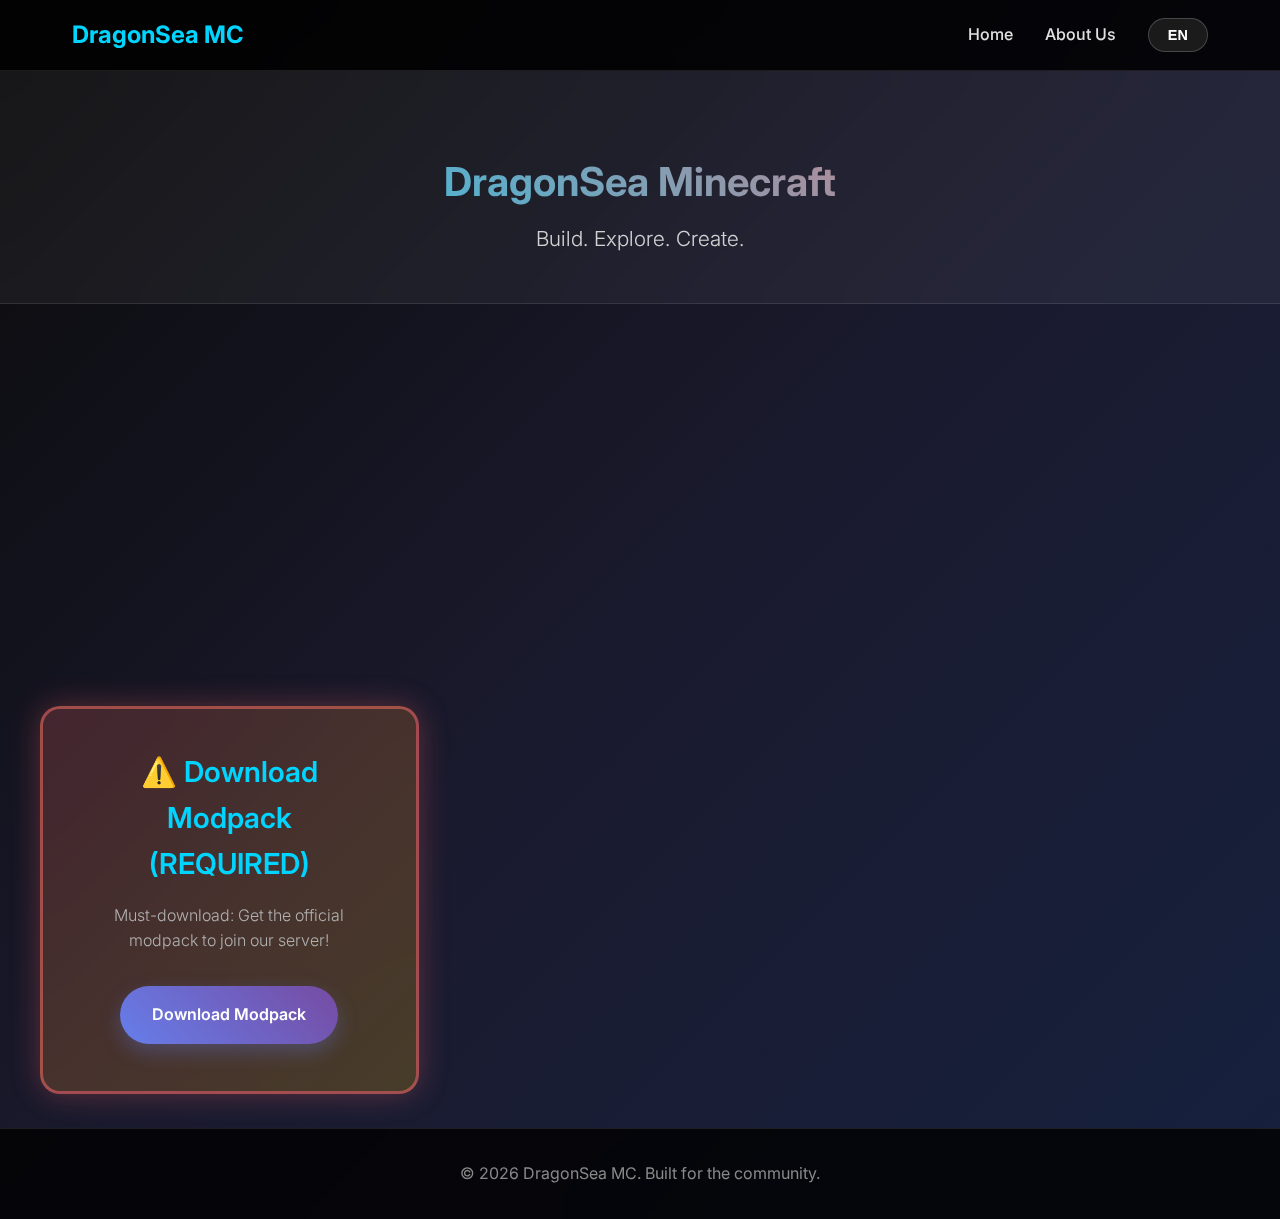
<file: index.html>
<!DOCTYPE html>
<html lang="en">
<head>
    <meta charset="UTF-8">
    <meta name="viewport" content="width=device-width, initial-scale=1.0">
    <title data-i18n="page-title">DragonSea Minecraft Server</title>
    <link href="https://fonts.googleapis.com/css2?family=Inter:wght@300;400;600;700&display=swap" rel="stylesheet">
    <link rel="stylesheet" href="css/style.css">
</head>
<body>
    <nav>
        <div class="nav-container">
            <div class="nav-logo">DragonSea MC</div>
            <div class="nav-right">
                <ul class="nav-links">
                    <li><a href="index.html" data-i18n="nav-home">Home</a></li>
                    <li><a href="about.html" data-i18n="nav-about">About</a></li>
                </ul>
                <div class="lang-switcher">
                    <button id="lang-btn">EN</button>
                </div>
            </div>
        </div>
    </nav>
    <header id="home">
        <h1 data-i18n="title">DragonSea MC</h1>
        <p data-i18n="subtitle">Your gateway to an epic Minecraft adventure</p>
    </header>
    <main class="home-main">
        <section class="links">
            <div class="link-card status-card status-banner">
                <h2 data-i18n="status-title">Server Status</h2>
                <!--<p data-i18n="status-desc">Check the current server status and player count.</p>-->
                <div class="status-info">
                    <p><span data-i18n="status-online">Online:</span> <span id="server-status" class="status-online">Loading...</span></p>
                    <p><span data-i18n="status-players">Players:</span> <span id="player-count" class="player-count">0/100</span></p>
                    <p><span data-i18n="status-latency">Latency:</span> <span id="latency" class="latency">--</span></p>
                    <p><span data-i18n="server-address">Server Address:</span> <span class="btn copy-link" onclick="copyServerAddress()">mc.dragonseamc.com</span></p>
                </div>
                <small data-i18n="copy-hint">Click to copy server address</small>
                <div class="online-users" id="online-users" style="display: none;">
                    <h3 data-i18n="online-players">Online Players</h3>
                    <div class="user-list" id="user-list"></div>
                </div>
            </div>
            <div class="link-card modpack-card">
                <h2 data-i18n="modpack-title">Download Modpack</h2>
                <p data-i18n="modpack-desc">Download the official modpack to join our server!</p>
                <a href="http://114.66.59.47:2144/#/?code=T7VCU" class="btn" download data-i18n="modpack-btn">Download Modpack</a>
            </div>
            <div class="link-card">
                <h2 data-i18n="dynmap-title">Dynmap</h2>
                <p data-i18n="dynmap-desc">Explore the world map in real-time.</p>
                <a href="http://114.66.59.47:8123/" class="btn" target="_blank" data-i18n="dynmap-btn">View Map</a>
            </div>
            <div class="link-card">
                <h2 data-i18n="transit-title">Transit System</h2>
                <p data-i18n="transit-desc">Navigate our extensive rail and transport network.</p>
                <a href="http://114.66.59.47:8888/" class="btn" target="_blank" data-i18n="transit-btn">Transit Guide</a>
            </div>
        </section>
    </main>
    <footer>
        <p data-i18n="footer">© 2026 DragonSea MC. All rights reserved.</p>
    </footer>
    <script src="js/script.js"></script>
</body>
</html>
</file>
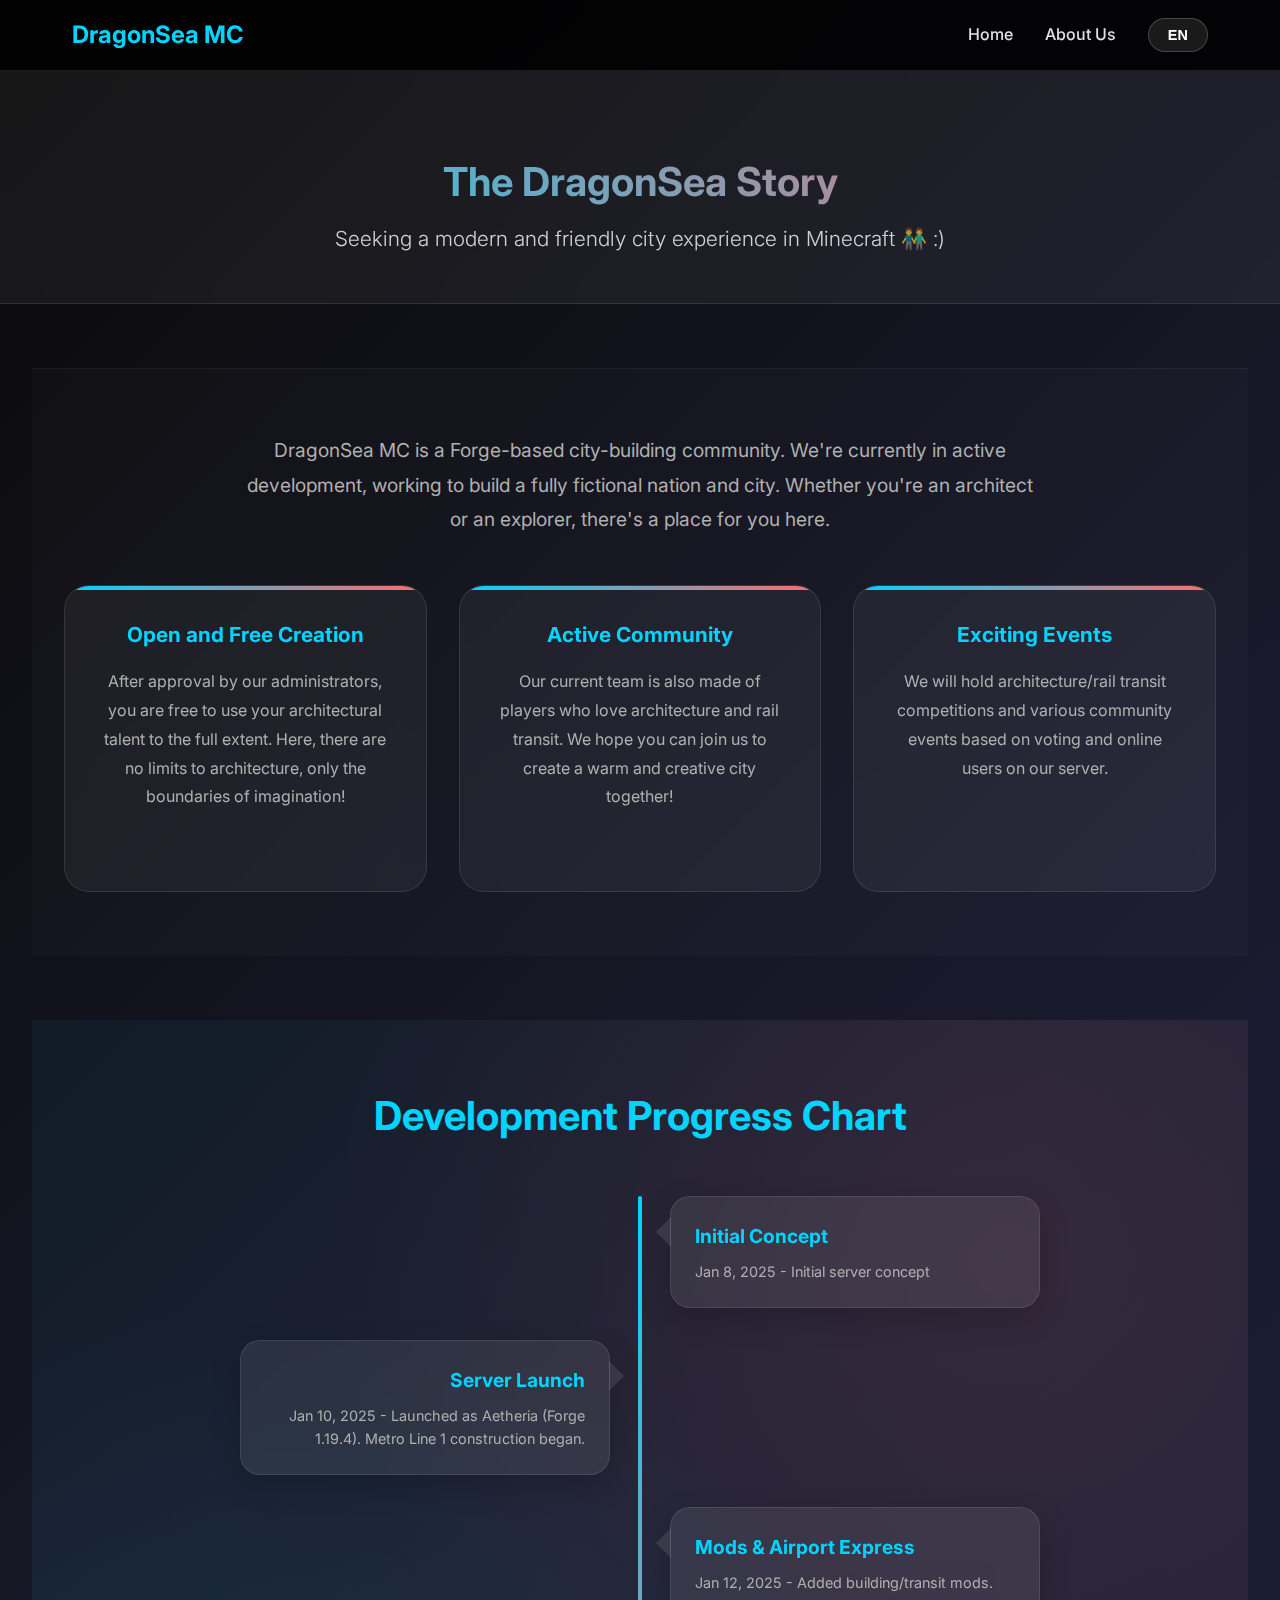
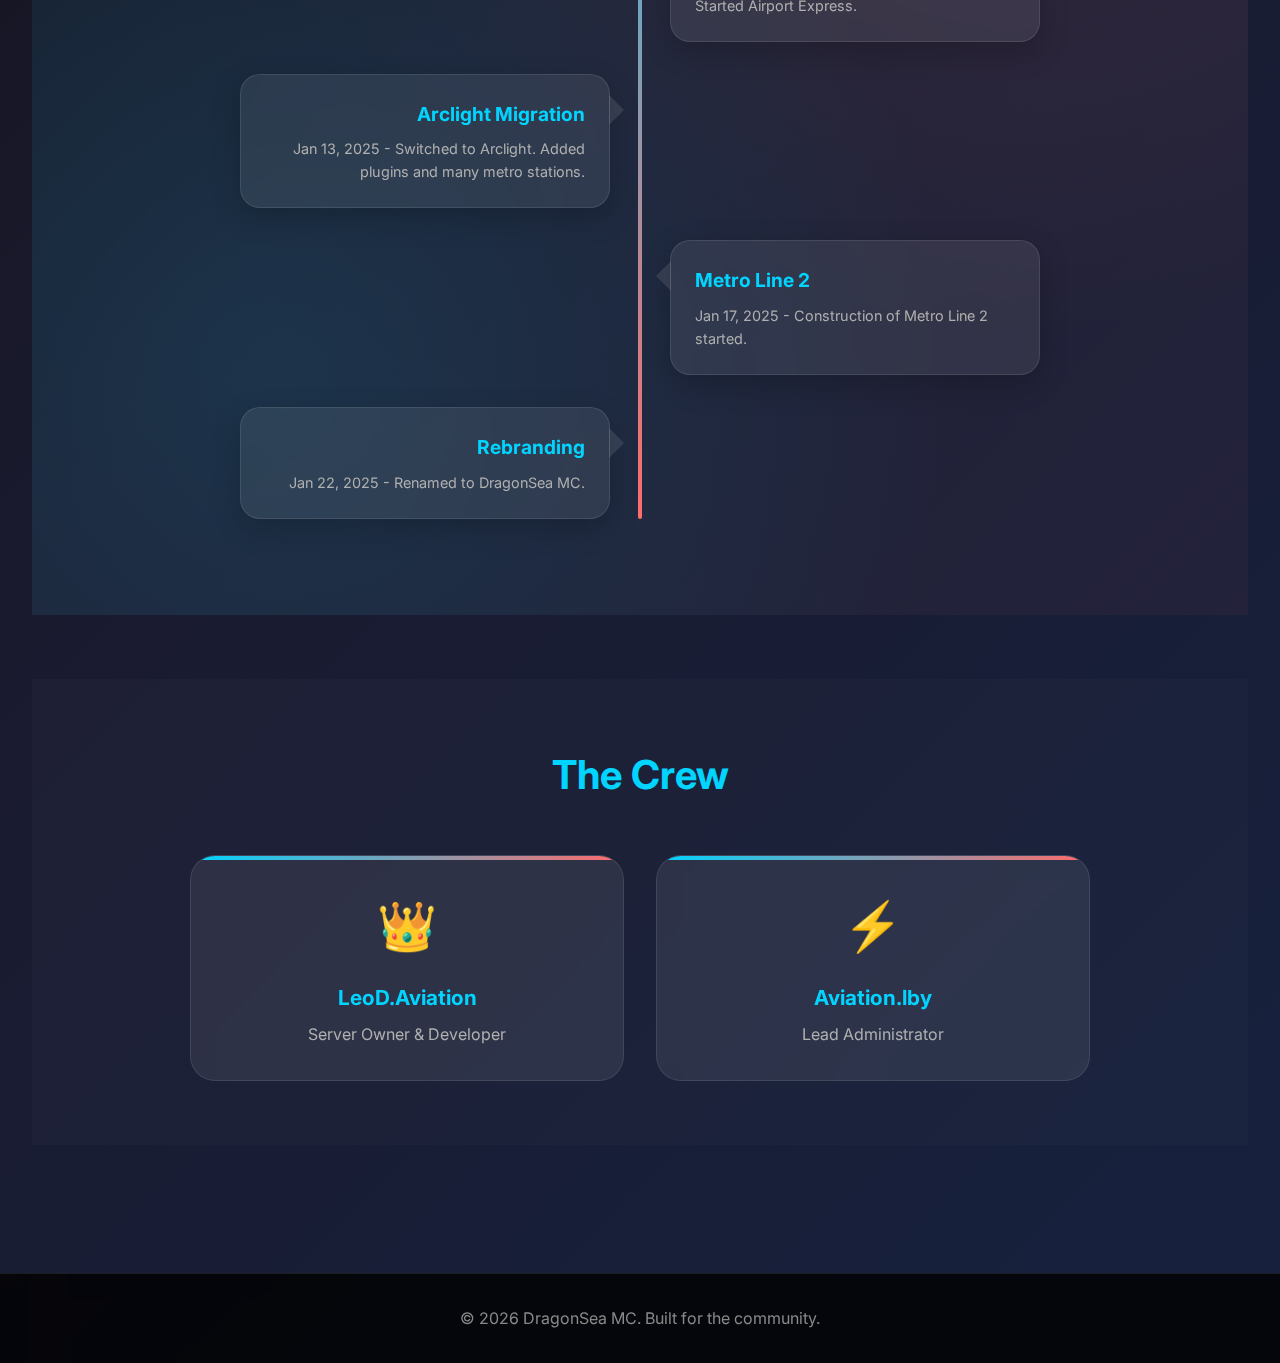
<file: about.html>
<!DOCTYPE html>
<html lang="en">
<head>
    <meta charset="UTF-8">
    <meta name="viewport" content="width=device-width, initial-scale=1.0">
    <title data-i18n="page-title">About - DragonSea Minecraft Server</title>
    <link href="https://fonts.googleapis.com/css2?family=Inter:wght@300;400;600;700&display=swap" rel="stylesheet">
    <link rel="stylesheet" href="css/style.css">
</head>
<body>
    <nav>
        <div class="nav-container">
            <div class="nav-logo">DragonSea MC</div>
            <div class="nav-right">
                <ul class="nav-links">
                    <li><a href="index.html" data-i18n="nav-home">Home</a></li>
                    <li><a href="about.html" data-i18n="nav-about">About</a></li>
                </ul>
                <div class="lang-switcher">
                    <button id="lang-btn">EN</button>
                </div>
            </div>
        </div>
    </nav>
    <header>
        <h1 data-i18n="about-title">About DragonSea MC</h1>
        <p data-i18n="about-subtitle">Learn more about our community and features</p>
    </header>
    <main>
        <section class="about-section">
            <div class="about-container">
                <p data-i18n="about-desc">DragonSea MC is a vibrant Minecraft server community dedicated to providing an immersive and creative gaming experience. Our server features custom plugins, active moderation, and a welcoming community of players from around the world.</p>
                <div class="about-features">
                    <div class="feature">
                        <h3 data-i18n="feature-creative">Creative Building</h3>
                        <p data-i18n="feature-creative-desc">Unleash your creativity with unlimited building opportunities.</p>
                    </div>
                    <div class="feature">
                        <h3 data-i18n="feature-community">Active Community</h3>
                        <p data-i18n="feature-community-desc">Join a friendly and supportive player community.</p>
                    </div>
                    <div class="feature">
                        <h3 data-i18n="feature-events">Regular Events</h3>
                        <p data-i18n="feature-events-desc">Participate in exciting server events and competitions.</p>
                    </div>
                </div>
            </div>
        </section>
        <section class="roadmap-section">
            <div class="container">
                <h2 data-i18n="roadmap-title">Development Roadmap</h2>
                <div class="timeline">
                    <div class="timeline-item">
                        <div class="timeline-content">
                            <h3 data-i18n="roadmap-1-title">Initial Concept</h3>
                            <p data-i18n="roadmap-1-desc">Jan 8, 2025 - Initial server concept</p>
                        </div>
                    </div>
                    <div class="timeline-item">
                        <div class="timeline-content">
                            <h3 data-i18n="roadmap-2-title">Server Launch</h3>
                            <p data-i18n="roadmap-2-desc">Jan 10, 2025 - Launcher as Aetheria, Metro Line 1 started</p>
                        </div>
                    </div>
                    <div class="timeline-item">
                        <div class="timeline-content">
                            <h3 data-i18n="roadmap-3-title">Mods & Airport Express</h3>
                            <p data-i18n="roadmap-3-desc">Jan 12, 2025 - Added mods, started Airport Express</p>
                        </div>
                    </div>
                    <div class="timeline-item">
                        <div class="timeline-content">
                            <h3 data-i18n="roadmap-4-title">Arclight Implementation</h3>
                            <p data-i18n="roadmap-4-desc">Jan 13, 2025 - Switched to Arclight, added plugins</p>
                        </div>
                    </div>
                    <div class="timeline-item">
                        <div class="timeline-content">
                            <h3 data-i18n="roadmap-5-title">Metro Line 2</h3>
                            <p data-i18n="roadmap-5-desc">Jan 17, 2025 - Construction of Metro Line 2 started</p>
                        </div>
                    </div>
                    <div class="timeline-item">
                        <div class="timeline-content">
                            <h3 data-i18n="roadmap-6-title">Rebranding</h3>
                            <p data-i18n="roadmap-6-desc">Jan 22, 2025 - Renamed to DragonSea MC</p>
                        </div>
                    </div>
                </div>
            </div>
        </section>
        <section class="team-section">
            <div class="container">
                <h2 data-i18n="team-title">Our Team</h2>
                <div class="team-grid">
                    <div class="team-member">
                        <div class="member-avatar">👑</div>
                        <h3>LeoD.Aviation</h3>
                        <p data-i18n="team-1-desc">Server Owner & Developer</p>
                    </div>
                    <div class="team-member">
                        <div class="member-avatar">⚡</div>
                        <h3>Aviation.lby</h3>
                        <p data-i18n="team-2-desc">Lead Administrator</p>
                    </div>

                </div>
            </div>
        </section>
    </main>
    <footer>
        <p data-i18n="footer">&copy; 2026 LeoD.Aviation All rights reserved.</p>
    </footer>
    <script src="js/script.js"></script>
</body>
</html>
</file>
<file: css/style.css>
/* Reset and base styles */
* {
    margin: 0;
    padding: 0;
    box-sizing: border-box;
}

body {
    font-family: 'Inter', sans-serif;
    line-height: 1.6;
    color: #e0e0e0;
    background: linear-gradient(135deg, #0a0a0a 0%, #1a1a2e 50%, #16213e 100%);
    min-height: 100vh;
    display: flex;
    flex-direction: column;
    overflow-x: hidden;
}

nav {
    background: rgba(0, 0, 0, 0.8);
    backdrop-filter: blur(20px);
    border-bottom: 1px solid rgba(255, 255, 255, 0.1);
    position: fixed;
    top: 0;
    width: 100%;
    z-index: 1000;
    animation: slideDown 0.5s ease-out;
}

@keyframes slideDown {
    from {
        transform: translateY(-100%);
    }
    to {
        transform: translateY(0);
    }
}

.nav-container {
    max-width: 1200px;
    margin: 0 auto;
    padding: 0 2rem;
    display: flex;
    justify-content: space-between;
    align-items: center;
    height: 70px;
}

.nav-right {
    display: flex;
    align-items: center;
    gap: 2rem;
}

.nav-logo {
    font-size: 1.5rem;
    font-weight: 700;
    color: #00d4ff;
}

.nav-links {
    display: flex;
    list-style: none;
    gap: 2rem;
}

.nav-links a {
    color: #e0e0e0;
    text-decoration: none;
    font-weight: 500;
    transition: color 0.3s ease;
}

.nav-links a:hover {
    color: #00d4ff;
}

header {
    background: rgba(255, 255, 255, 0.05);
    color: #fff;
    padding: 5rem 2rem 3rem;
    text-align: center;
    backdrop-filter: blur(20px);
    border-bottom: 1px solid rgba(255, 255, 255, 0.1);
    position: relative;
    animation: fadeInDown 1s ease-out;
    margin-top: 70px; /* Account for fixed nav */
}

@keyframes fadeInDown {
    from {
        opacity: 0;
        transform: translateY(-30px);
    }
    to {
        opacity: 1;
        transform: translateY(0);
    }
}

.lang-switcher {
    /* Removed absolute positioning to align with flex */
}

#lang-btn {
    background: rgba(255, 255, 255, 0.1);
    color: #fff;
    border: 1px solid rgba(255, 255, 255, 0.2);
    padding: 0.5rem 1.2rem;
    border-radius: 50px;
    cursor: pointer;
    font-weight: 600;
    font-size: 0.9rem;
    transition: all 0.3s cubic-bezier(0.4, 0, 0.2, 1);
    backdrop-filter: blur(10px);
}

#lang-btn:hover {
    background: rgba(255, 255, 255, 0.2);
    transform: translateY(-2px);
    box-shadow: 0 10px 25px rgba(0, 0, 0, 0.3);
}

header h1 {
    font-size: 2.5rem;
    font-weight: 700;
    margin-bottom: 0.5rem;
    background: linear-gradient(45deg, #00d4ff, #ff6b6b);
    -webkit-background-clip: text;
    -webkit-text-fill-color: transparent;
    background-clip: text;
    text-shadow: none;
}

header p {
    font-size: 1.3rem;
    opacity: 0.8;
    font-weight: 300;
}

main {
    flex: 1;
    padding: 4rem 2rem;
}

.home-main {
    display: flex;
    justify-content: center;
    align-items: center;
}

.links {
    display: grid;
    grid-template-columns: repeat(3, 1fr);
    gap: 2rem;
    max-width: 1200px;
    width: 100%;
}

.status-banner {
    grid-column: 1 / -1; /* Span all three columns */
    background: rgba(255, 255, 255, 0.06);
    border: 1px solid rgba(255, 255, 255, 0.1);
    text-align: center;
    padding: 1.5rem;
}

.status-banner h2 {
    font-size: 2rem;
    font-weight: 700;
    margin-bottom: 0.5rem;
    color: #00d4ff;
    text-transform: none;
    letter-spacing: normal;
}

.status-banner p {
    font-size: 1rem;
    color: #b0b0b0;
    margin-bottom: 1rem;
    font-weight: 400;
}

.status-info {
    display: flex;
    justify-content: center;
    align-items: center;
    gap: 2rem;
    margin-top: 0.5rem;
    flex-wrap: wrap;
}

.status-info p {
    font-size: 1.1rem;
    font-weight: 500;
    margin: 0;
    display: flex;
    align-items: center;
    gap: 0.5rem;
}

.status-info p span:first-child {
    color: #888;
    font-weight: 400;
}

.status-info {
    display: flex;
    justify-content: center;
    align-items: center;
    gap: 4rem;
    margin-top: 1rem;
    flex-wrap: wrap;
}

.status-info p {
    font-size: 1.4rem;
    font-weight: 600;
    margin: 0;
    display: flex;
    align-items: center;
    gap: 0.5rem;
}

.status-info p span:first-child {
    color: #888;
    font-weight: 500;
}

.status-online {
    color: #4ade80;
    font-weight: 700;
    text-shadow: 0 0 10px rgba(74, 222, 128, 0.5);
}

.status-offline {
    color: #ef4444;
    font-weight: 700;
    text-shadow: 0 0 10px rgba(239, 68, 68, 0.5);
}

.latency {
    color: #fbbf24;
    font-weight: 700;
    text-shadow: 0 0 10px rgba(251, 191, 36, 0.5);
}

.latency-green {
    color: #4ade80;
    font-weight: 700;
    text-shadow: 0 0 10px rgba(74, 222, 128, 0.5);
}

.latency-yellow {
    color: #fbbf24;
    font-weight: 700;
    text-shadow: 0 0 10px rgba(251, 191, 36, 0.5);
}

.latency-red {
    color: #ef4444;
    font-weight: 700;
    text-shadow: 0 0 10px rgba(239, 68, 68, 0.5);
}

.online-users {
    margin-top: 1.5rem;
    text-align: center;
}

.online-users h3 {
    color: #00d4ff;
    font-size: 1.2rem;
    margin-bottom: 0.5rem;
    font-weight: 600;
}

.user-list {
    display: flex;
    justify-content: center;
    flex-wrap: wrap;
    gap: 0.5rem;
    max-width: 600px;
    margin: 0 auto;
}

.user-tag {
    background: rgba(0, 212, 255, 0.2);
    color: #00d4ff;
    padding: 0.3rem 0.8rem;
    border-radius: 20px;
    font-size: 0.9rem;
    font-weight: 500;
    border: 1px solid rgba(0, 212, 255, 0.3);
}

.link-card {
    background: rgba(255, 255, 255, 0.08);
    border: 1px solid rgba(255, 255, 255, 0.1);
    border-radius: 20px;
    padding: 2.5rem;
    text-align: center;
    backdrop-filter: blur(20px);
    box-shadow: 0 20px 40px rgba(0, 0, 0, 0.3);
    transition: all 0.4s cubic-bezier(0.4, 0, 0.2, 1);
    animation: fadeInUp 0.8s ease-out forwards;
    opacity: 0;
    transform: translateY(30px);
}

.link-card:nth-child(1) { animation-delay: 0.1s; }
.link-card:nth-child(2) { animation-delay: 0.2s; }
.link-card:nth-child(3) { animation-delay: 0.3s; }

@keyframes fadeInUp {
    to {
        opacity: 1;
        transform: translateY(0);
    }
}

.link-card:hover {
    transform: translateY(-15px) scale(1.02);
    box-shadow: 0 30px 60px rgba(0, 0, 0, 0.4);
    background: rgba(255, 255, 255, 0.12);
}

.modpack-card {
    background: linear-gradient(135deg, rgba(255, 107, 107, 0.2), rgba(255, 193, 7, 0.2));
    border: 3px solid rgba(255, 107, 107, 0.5);
    box-shadow: 0 0 30px rgba(255, 107, 107, 0.3);
    opacity: 1 !important;
}

@keyframes pulse {
    0% { box-shadow: 0 0 30px rgba(255, 107, 107, 0.3); }
    50% { box-shadow: 0 0 50px rgba(255, 107, 107, 0.6); }
    100% { box-shadow: 0 0 30px rgba(255, 107, 107, 0.3); }
}

.status-card {
    background: rgba(255, 255, 255, 0.06);
}

.status-info {
    text-align: left;
    margin-top: 1rem;
}

.status-info p {
    margin: 0.5rem 0;
    font-weight: 400;
}

.status-online {
    color: #4ade80;
    font-weight: 600;
}

.status-offline {
    color: #ef4444;
    font-weight: 600;
}

.link-card h2 {
    color: #00d4ff;
    margin-bottom: 1rem;
    font-size: 1.8rem;
    font-weight: 600;
}

.link-card p {
    color: #b0b0b0;
    margin-bottom: 2rem;
    font-weight: 300;
}

.btn {
    display: inline-block;
    background: linear-gradient(45deg, #667eea, #764ba2);
    color: #fff;
    padding: 1rem 2rem;
    text-decoration: none;
    border-radius: 50px;
    font-weight: 600;
    font-size: 1rem;
    transition: all 0.3s cubic-bezier(0.4, 0, 0.2, 1);
    box-shadow: 0 8px 20px rgba(102, 126, 234, 0.3);
    position: relative;
    overflow: hidden;
}

.btn::before {
    content: '';
    position: absolute;
    top: 0;
    left: -100%;
    width: 100%;
    height: 100%;
    background: linear-gradient(90deg, transparent, rgba(255, 255, 255, 0.2), transparent);
    transition: left 0.5s;
}

.btn:hover::before {
    left: 100%;
}

.btn:hover {
    transform: translateY(-3px);
    box-shadow: 0 15px 30px rgba(102, 126, 234, 0.4);
}

.copy-link {
    cursor: pointer;
    display: inline-block;
    padding: 0.75rem 1.5rem;
    border: 2px solid rgba(0, 212, 255, 0.5);
    border-radius: 8px;
    background: rgba(0, 212, 255, 0.1);
    color: #00d4ff;
    font-weight: 600;
    font-size: 1rem;
    transition: all 0.3s ease;
    text-align: center;
    margin-bottom: 0.5rem;
}

.copy-link:hover {
    background: rgba(0, 212, 255, 0.2);
    border-color: #00d4ff;
    transform: translateY(-2px);
}

.link-card small {
    display: block;
    color: #b0b0b0;
    font-size: 0.85rem;
    text-align: center;
    margin-top: 0.5rem;
}

footer {
    background: rgba(0, 0, 0, 0.8);
    color: #888;
    text-align: center;
    padding: 2rem 0;
    backdrop-filter: blur(10px);
    border-top: 1px solid rgba(255, 255, 255, 0.1);
}

.about-section {
    padding: 4rem 2rem;
    background: rgba(255, 255, 255, 0.02);
    border-top: 1px solid rgba(255, 255, 255, 0.05);
    margin-bottom: 4rem;
}

.about-container {
    max-width: 1200px;
    margin: 0 auto;
    text-align: center;
}

.about-section h2 {
    color: #00d4ff;
    font-size: 2.5rem;
    margin-bottom: 2rem;
    font-weight: 700;
}

.about-section p {
    font-size: 1.2rem;
    color: #b0b0b0;
    margin-bottom: 3rem;
    max-width: 800px;
    margin-left: auto;
    margin-right: auto;
    line-height: 1.8;
}

.about-features {
    display: grid;
    grid-template-columns: repeat(auto-fit, minmax(250px, 1fr));
    gap: 2rem;
    margin-top: 3rem;
}

.feature {
    background: rgba(255, 255, 255, 0.05);
    padding: 2rem;
    border-radius: 25px;
    backdrop-filter: blur(10px);
    border: 1px solid rgba(255, 255, 255, 0.1);
    transition: transform 0.3s ease, box-shadow 0.3s ease;
    position: relative;
    overflow: hidden;
}

.feature::before {
    content: '';
    position: absolute;
    top: 0;
    left: 0;
    right: 0;
    height: 4px;
    background: linear-gradient(90deg, #00d4ff, #ff6b6b);
    border-radius: 25px 25px 0 0;
}

.feature:hover {
    transform: translateY(-8px) scale(1.02);
    box-shadow: 0 15px 35px rgba(0, 0, 0, 0.2);
}

.feature h3 {
    color: #00d4ff;
    margin-bottom: 1rem;
    font-size: 1.3rem;
}

.feature p {
    color: #b0b0b0;
    font-size: 1rem;
}

.roadmap-section {
    padding: 4rem 2rem;
    background: linear-gradient(135deg, rgba(0, 212, 255, 0.05), rgba(255, 107, 107, 0.05));
    position: relative;
    margin-bottom: 4rem;
}

.roadmap-section::before {
    content: '';
    position: absolute;
    top: 0;
    left: 0;
    right: 0;
    bottom: 0;
    background: radial-gradient(circle at 20% 80%, rgba(0, 212, 255, 0.1) 0%, transparent 50%),
                radial-gradient(circle at 80% 20%, rgba(255, 107, 107, 0.1) 0%, transparent 50%);
}

.roadmap-section .container {
    max-width: 1200px;
    margin: 0 auto;
    position: relative;
    z-index: 1;
}

.roadmap-section h2 {
    color: #00d4ff;
    font-size: 2.5rem;
    margin-bottom: 3rem;
    text-align: center;
    font-weight: 700;
}

.timeline {
    position: relative;
    max-width: 800px;
    margin: 0 auto;
}

.timeline::before {
    content: '';
    position: absolute;
    left: 50%;
    top: 0;
    bottom: 0;
    width: 4px;
    background: linear-gradient(to bottom, #00d4ff, #ff6b6b);
    transform: translateX(-50%);
    border-radius: 2px;
}

.timeline-item {
    margin-bottom: 2rem;
    position: relative;
}

.timeline-item:nth-child(even) .timeline-content {
    left: 0;
    text-align: right;
}

.timeline-item:nth-child(even) .timeline-content::before {
    left: 100%;
    border-left: 15px solid rgba(255, 255, 255, 0.1);
    border-right: none;
}

.timeline-content {
    background: rgba(255, 255, 255, 0.08);
    padding: 1.5rem;
    border-radius: 20px;
    backdrop-filter: blur(10px);
    border: 1px solid rgba(255, 255, 255, 0.1);
    position: relative;
    width: calc(50% - 30px);
    left: calc(50% + 30px);
    box-shadow: 0 10px 30px rgba(0, 0, 0, 0.2);
}

.timeline-content::before {
    content: '';
    position: absolute;
    top: 20px;
    right: 100%;
    width: 0;
    height: 0;
    border-top: 15px solid transparent;
    border-bottom: 15px solid transparent;
    border-right: 15px solid rgba(255, 255, 255, 0.1);
}

.timeline-content h3 {
    color: #00d4ff;
    margin-bottom: 0.5rem;
    font-size: 1.2rem;
}

.timeline-content p {
    color: #b0b0b0;
    font-size: 0.9rem;
    margin: 0;
}

.team-section {
    padding: 4rem 2rem;
    background: rgba(255, 255, 255, 0.02);
    margin-bottom: 4rem;
}

.team-section .container {
    max-width: 1200px;
    margin: 0 auto;
}

.team-section h2 {
    color: #00d4ff;
    font-size: 2.5rem;
    margin-bottom: 3rem;
    text-align: center;
    font-weight: 700;
}

.team-grid {
    display: grid;
    grid-template-columns: repeat(auto-fit, minmax(250px, 1fr));
    gap: 2rem;
    max-width: 900px;
    margin: 0 auto;
}

.team-member {
    background: rgba(255, 255, 255, 0.08);
    padding: 2rem;
    border-radius: 25px;
    text-align: center;
    backdrop-filter: blur(10px);
    border: 1px solid rgba(255, 255, 255, 0.1);
    transition: transform 0.3s ease, box-shadow 0.3s ease;
    position: relative;
    overflow: hidden;
}

.team-member::before {
    content: '';
    position: absolute;
    top: 0;
    left: 0;
    right: 0;
    height: 4px;
    background: linear-gradient(90deg, #00d4ff, #ff6b6b);
    border-radius: 25px 25px 0 0;
}

.team-member:hover {
    transform: translateY(-8px) scale(1.02);
    box-shadow: 0 15px 35px rgba(0, 0, 0, 0.2);
}

.member-avatar {
    font-size: 3rem;
    margin-bottom: 1rem;
    display: block;
}

.team-member h3 {
    color: #00d4ff;
    margin-bottom: 0.5rem;
    font-size: 1.3rem;
}

.team-member p {
    color: #b0b0b0;
    font-size: 1rem;
    margin: 0;
}

/* Responsive design */
@media (max-width: 768px) {
    .nav-container {
        padding: 0 1rem;
    }
    
    .nav-links {
        gap: 1rem;
    }
    
    .links {
        grid-template-columns: 1fr;
        gap: 1.5rem;
    }
    
    .status-banner {
        grid-column: 1; /* Reset for mobile */
    }
    
    .status-banner .status-info {
        flex-direction: column;
        gap: 1rem;
    }
    
    .link-card {
        padding: 2rem;
    }
    
    header h1 {
        font-size: 2.5rem;
    }
    
    header {
        padding: 3rem 1rem 2rem;
    }
    
    main {
        padding: 2rem 1rem;
    }
    
    .about-section {
        padding: 2rem 1rem;
        margin-bottom: 2rem;
    }
    
    .about-features {
        grid-template-columns: 1fr;
    }
    
    .roadmap-section {
        padding: 2rem 1rem;
        margin-bottom: 2rem;
    }
    
    .timeline::before {
        left: 20px;
    }
    
    .timeline-content {
        width: calc(100% - 60px);
        left: 60px;
    }
    
    .timeline-item:nth-child(even) .timeline-content {
        left: 60px;
        text-align: left;
    }
    
    .timeline-item:nth-child(even) .timeline-content::before {
        left: -15px;
        border-left: none;
        border-right: 15px solid rgba(255, 255, 255, 0.1);
    }
    
    .timeline-content::before {
        right: auto;
        left: -15px;
        border-right: 15px solid rgba(255, 255, 255, 0.1);
        border-left: none;
    }
    
    .team-section {
        padding: 2rem 1rem;
        margin-bottom: 2rem;
    }
    
    .team-grid {
        grid-template-columns: 1fr;
    }
}
</file>
